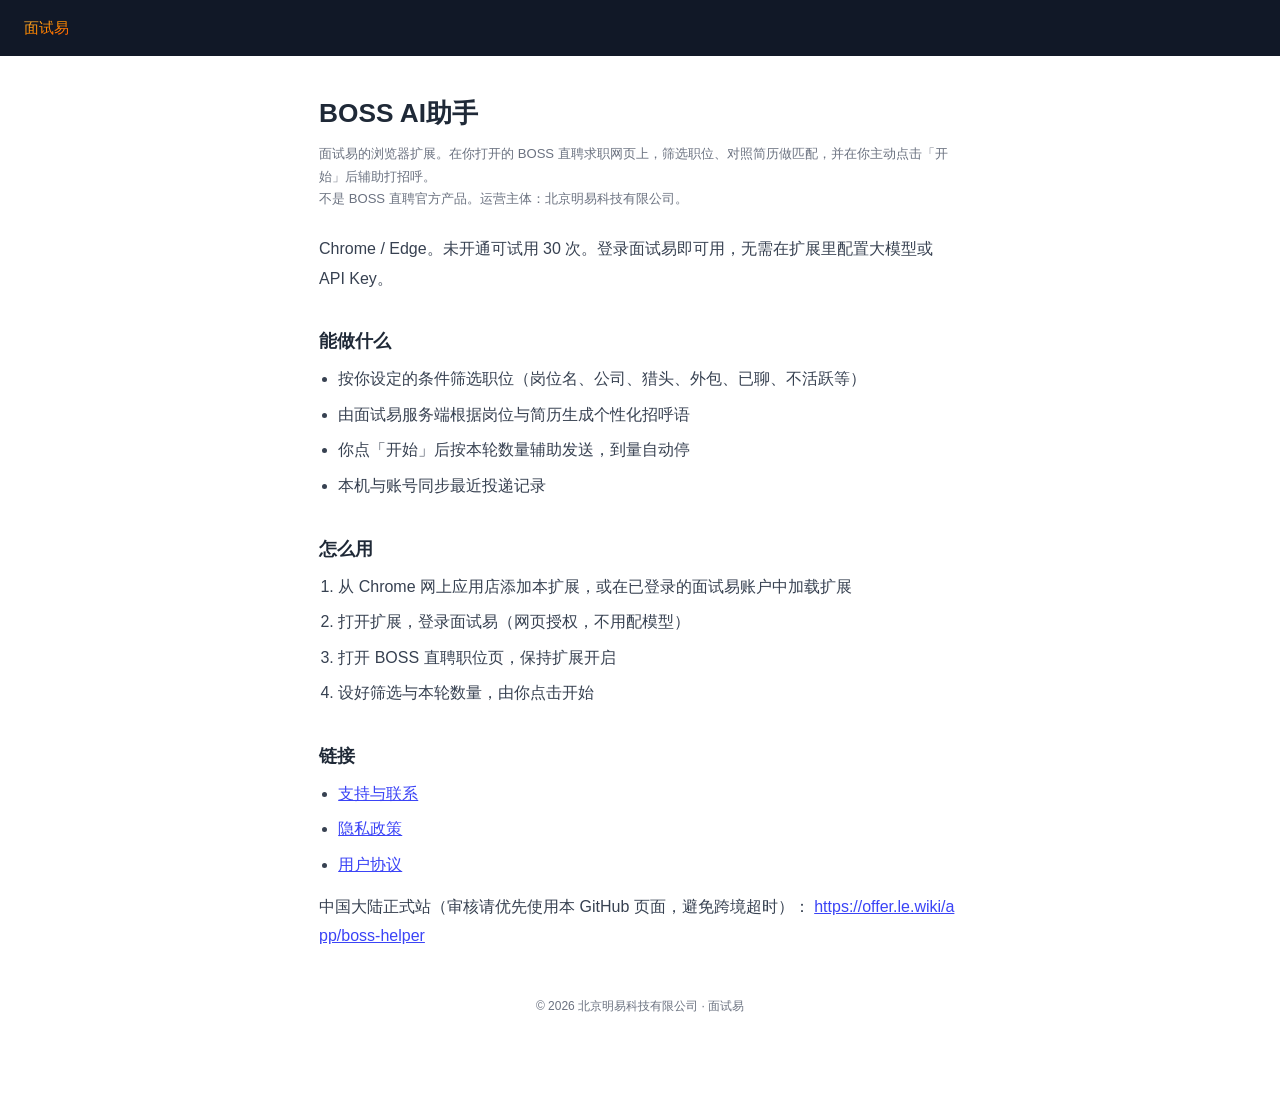
<file: index.html>
<!DOCTYPE html>
<html lang="zh-CN">
  <head>
    <meta charset="utf-8" />
    <meta name="viewport" content="width=device-width, initial-scale=1" />
    <title>BOSS AI助手 · 面试易</title>
    <meta
      name="description"
      content="面试易付费浏览器扩展：在 BOSS 直聘网页筛选职位、AI 匹配与打招呼。登录面试易即可使用，无需配置模型。"
    />
    <link rel="stylesheet" href="./legal.css" />
  </head>
  <body>
    <header class="legal-simple__topbar">
      <a href="./index.html"><span>面试易</span></a>
    </header>
    <main class="legal-simple__wrap">
      <h1>BOSS AI助手</h1>
      <p class="legal-simple__meta">
        面试易的浏览器扩展。在你打开的 BOSS 直聘求职网页上，筛选职位、对照简历做匹配，并在你主动点击「开始」后辅助打招呼。
        <br />
        不是 BOSS 直聘官方产品。运营主体：北京明易科技有限公司。
      </p>
      <div class="legal-simple__content">
        <p>Chrome / Edge。未开通可试用 30 次。登录面试易即可用，无需在扩展里配置大模型或 API Key。</p>

        <h2>能做什么</h2>
        <ul>
          <li>按你设定的条件筛选职位（岗位名、公司、猎头、外包、已聊、不活跃等）</li>
          <li>由面试易服务端根据岗位与简历生成个性化招呼语</li>
          <li>你点「开始」后按本轮数量辅助发送，到量自动停</li>
          <li>本机与账号同步最近投递记录</li>
        </ul>

        <h2>怎么用</h2>
        <ol>
          <li>从 Chrome 网上应用店添加本扩展，或在已登录的面试易账户中加载扩展</li>
          <li>打开扩展，登录面试易（网页授权，不用配模型）</li>
          <li>打开 BOSS 直聘职位页，保持扩展开启</li>
          <li>设好筛选与本轮数量，由你点击开始</li>
        </ol>

        <h2>链接</h2>
        <ul>
          <li><a href="./support.html">支持与联系</a></li>
          <li><a href="./privacy.html">隐私政策</a></li>
          <li><a href="./terms.html">用户协议</a></li>
        </ul>
        <p>
          中国大陆正式站（审核请优先使用本 GitHub 页面，避免跨境超时）：
          <a href="https://offer.le.wiki/app/boss-helper">https://offer.le.wiki/app/boss-helper</a>
        </p>
      </div>
      <p class="legal-simple__footer">© 2026 北京明易科技有限公司 · 面试易</p>
    </main>
  </body>
</html>
</file>
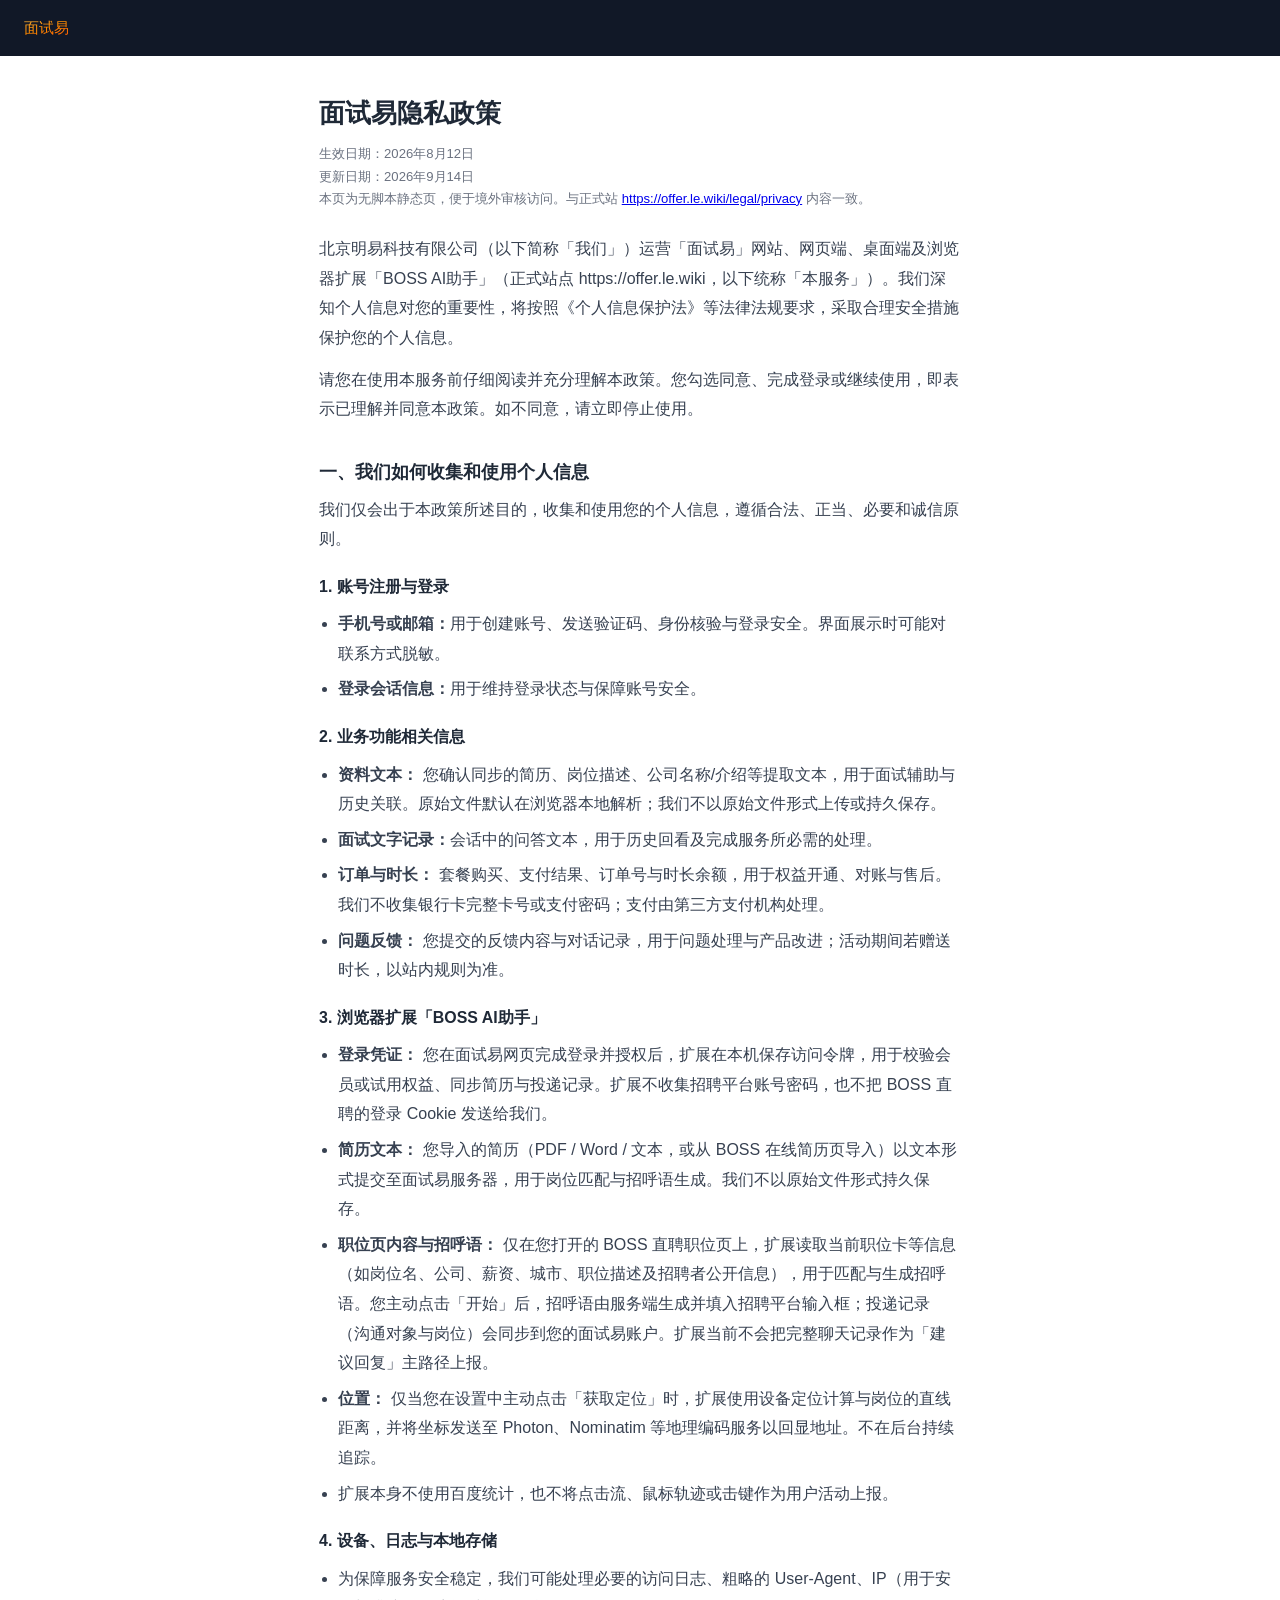
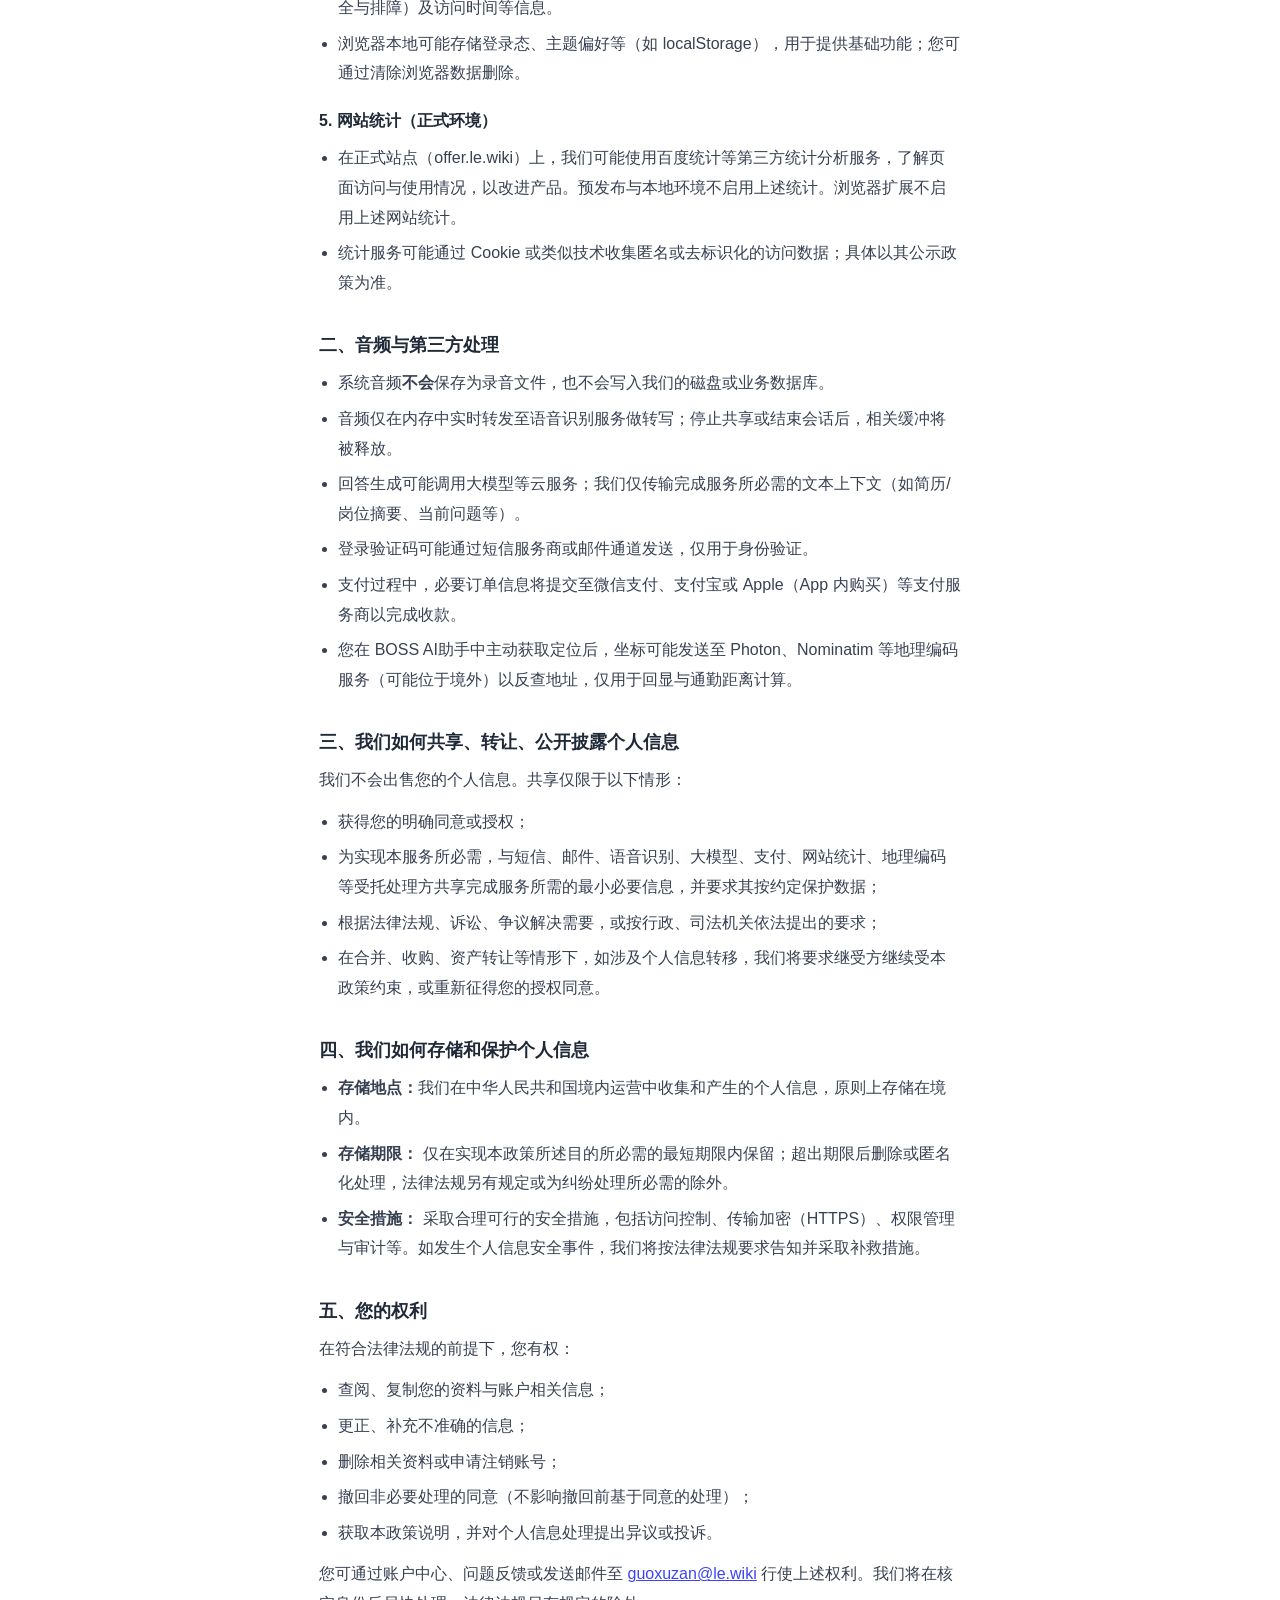
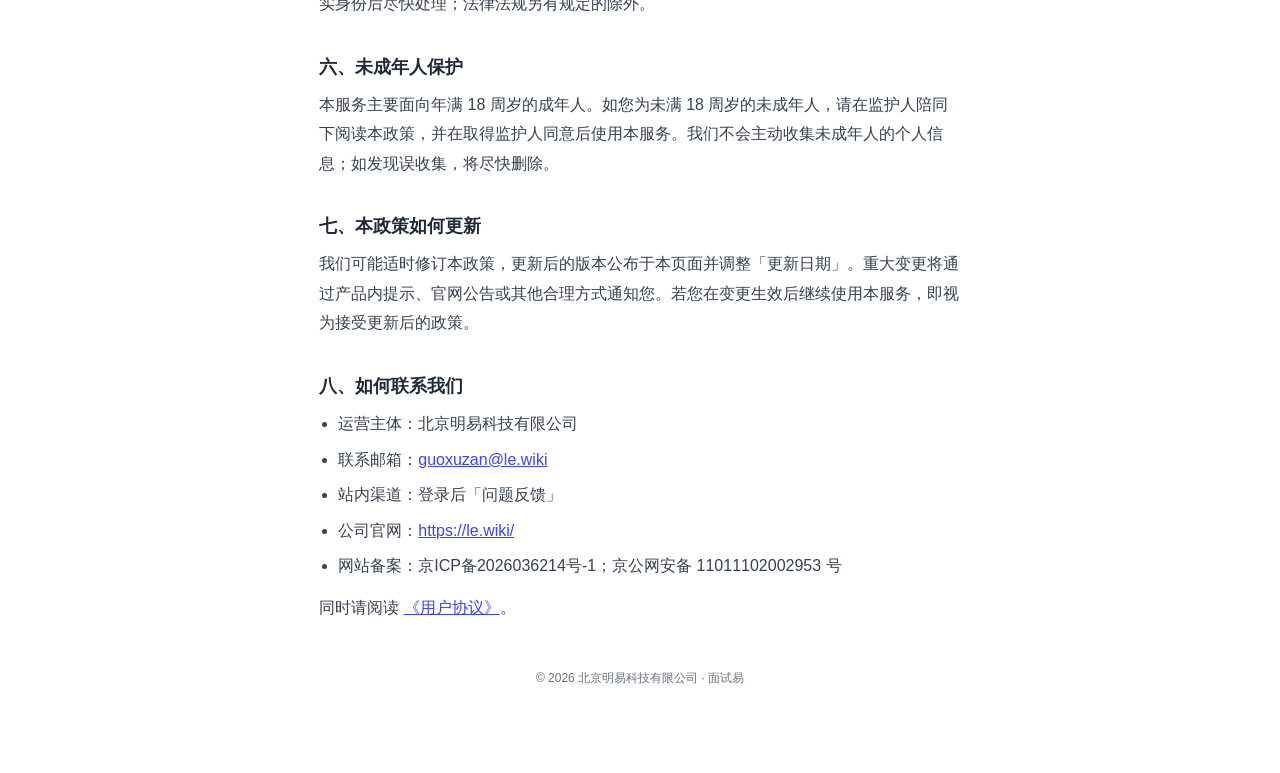
<file: privacy.html>
<!DOCTYPE html>
<html lang="zh-CN">
  <head>
    <meta charset="utf-8" />
    <meta name="viewport" content="width=device-width, initial-scale=1" />
    <title>面试易隐私政策</title>
    <meta name="robots" content="index,follow" />
    <link rel="stylesheet" href="./legal.css" />
  </head>
  <body>
    <header class="legal-simple__topbar">
      <a href="https://offer.le.wiki/"><span>面试易</span></a>
    </header>
    <main class="legal-simple__wrap">
      <h1>面试易隐私政策</h1>
      <p class="legal-simple__meta">
        生效日期：2026年8月12日<br />
        更新日期：2026年9月14日<br />
        本页为无脚本静态页，便于境外审核访问。与正式站
        <a href="https://offer.le.wiki/legal/privacy">https://offer.le.wiki/legal/privacy</a>
        内容一致。
      </p>
      <div class="legal-simple__content">
        <p>
          北京明易科技有限公司（以下简称「我们」）运营「面试易」网站、网页端、桌面端及浏览器扩展「BOSS
          AI助手」（正式站点 https://offer.le.wiki，以下统称「本服务」）。我们深知个人信息对您的重要性，将按照《个人信息保护法》等法律法规要求，采取合理安全措施保护您的个人信息。
        </p>
        <p>
          请您在使用本服务前仔细阅读并充分理解本政策。您勾选同意、完成登录或继续使用，即表示已理解并同意本政策。如不同意，请立即停止使用。
        </p>

        <h2>一、我们如何收集和使用个人信息</h2>
        <p>我们仅会出于本政策所述目的，收集和使用您的个人信息，遵循合法、正当、必要和诚信原则。</p>

        <h3>1. 账号注册与登录</h3>
        <ul>
          <li><strong>手机号或邮箱：</strong>用于创建账号、发送验证码、身份核验与登录安全。界面展示时可能对联系方式脱敏。</li>
          <li><strong>登录会话信息：</strong>用于维持登录状态与保障账号安全。</li>
        </ul>

        <h3>2. 业务功能相关信息</h3>
        <ul>
          <li>
            <strong>资料文本：</strong>
            您确认同步的简历、岗位描述、公司名称/介绍等提取文本，用于面试辅助与历史关联。原始文件默认在浏览器本地解析；我们不以原始文件形式上传或持久保存。
          </li>
          <li><strong>面试文字记录：</strong>会话中的问答文本，用于历史回看及完成服务所必需的处理。</li>
          <li>
            <strong>订单与时长：</strong>
            套餐购买、支付结果、订单号与时长余额，用于权益开通、对账与售后。我们不收集银行卡完整卡号或支付密码；支付由第三方支付机构处理。
          </li>
          <li>
            <strong>问题反馈：</strong>
            您提交的反馈内容与对话记录，用于问题处理与产品改进；活动期间若赠送时长，以站内规则为准。
          </li>
        </ul>

        <h3>3. 浏览器扩展「BOSS AI助手」</h3>
        <ul>
          <li>
            <strong>登录凭证：</strong>
            您在面试易网页完成登录并授权后，扩展在本机保存访问令牌，用于校验会员或试用权益、同步简历与投递记录。扩展不收集招聘平台账号密码，也不把 BOSS 直聘的登录 Cookie 发送给我们。
          </li>
          <li>
            <strong>简历文本：</strong>
            您导入的简历（PDF / Word / 文本，或从 BOSS 在线简历页导入）以文本形式提交至面试易服务器，用于岗位匹配与招呼语生成。我们不以原始文件形式持久保存。
          </li>
          <li>
            <strong>职位页内容与招呼语：</strong>
            仅在您打开的 BOSS 直聘职位页上，扩展读取当前职位卡等信息（如岗位名、公司、薪资、城市、职位描述及招聘者公开信息），用于匹配与生成招呼语。您主动点击「开始」后，招呼语由服务端生成并填入招聘平台输入框；投递记录（沟通对象与岗位）会同步到您的面试易账户。扩展当前不会把完整聊天记录作为「建议回复」主路径上报。
          </li>
          <li>
            <strong>位置：</strong>
            仅当您在设置中主动点击「获取定位」时，扩展使用设备定位计算与岗位的直线距离，并将坐标发送至 Photon、Nominatim 等地理编码服务以回显地址。不在后台持续追踪。
          </li>
          <li>扩展本身不使用百度统计，也不将点击流、鼠标轨迹或击键作为用户活动上报。</li>
        </ul>

        <h3>4. 设备、日志与本地存储</h3>
        <ul>
          <li>为保障服务安全稳定，我们可能处理必要的访问日志、粗略的 User-Agent、IP（用于安全与排障）及访问时间等信息。</li>
          <li>浏览器本地可能存储登录态、主题偏好等（如 localStorage），用于提供基础功能；您可通过清除浏览器数据删除。</li>
        </ul>

        <h3>5. 网站统计（正式环境）</h3>
        <ul>
          <li>
            在正式站点（offer.le.wiki）上，我们可能使用百度统计等第三方统计分析服务，了解页面访问与使用情况，以改进产品。预发布与本地环境不启用上述统计。浏览器扩展不启用上述网站统计。
          </li>
          <li>统计服务可能通过 Cookie 或类似技术收集匿名或去标识化的访问数据；具体以其公示政策为准。</li>
        </ul>

        <h2>二、音频与第三方处理</h2>
        <ul>
          <li>系统音频<strong>不会</strong>保存为录音文件，也不会写入我们的磁盘或业务数据库。</li>
          <li>音频仅在内存中实时转发至语音识别服务做转写；停止共享或结束会话后，相关缓冲将被释放。</li>
          <li>回答生成可能调用大模型等云服务；我们仅传输完成服务所必需的文本上下文（如简历/岗位摘要、当前问题等）。</li>
          <li>登录验证码可能通过短信服务商或邮件通道发送，仅用于身份验证。</li>
          <li>支付过程中，必要订单信息将提交至微信支付、支付宝或 Apple（App 内购买）等支付服务商以完成收款。</li>
          <li>
            您在 BOSS AI助手中主动获取定位后，坐标可能发送至 Photon、Nominatim 等地理编码服务（可能位于境外）以反查地址，仅用于回显与通勤距离计算。
          </li>
        </ul>

        <h2>三、我们如何共享、转让、公开披露个人信息</h2>
        <p>我们不会出售您的个人信息。共享仅限于以下情形：</p>
        <ul>
          <li>获得您的明确同意或授权；</li>
          <li>
            为实现本服务所必需，与短信、邮件、语音识别、大模型、支付、网站统计、地理编码等受托处理方共享完成服务所需的最小必要信息，并要求其按约定保护数据；
          </li>
          <li>根据法律法规、诉讼、争议解决需要，或按行政、司法机关依法提出的要求；</li>
          <li>在合并、收购、资产转让等情形下，如涉及个人信息转移，我们将要求继受方继续受本政策约束，或重新征得您的授权同意。</li>
        </ul>

        <h2>四、我们如何存储和保护个人信息</h2>
        <ul>
          <li><strong>存储地点：</strong>我们在中华人民共和国境内运营中收集和产生的个人信息，原则上存储在境内。</li>
          <li>
            <strong>存储期限：</strong>
            仅在实现本政策所述目的所必需的最短期限内保留；超出期限后删除或匿名化处理，法律法规另有规定或为纠纷处理所必需的除外。
          </li>
          <li>
            <strong>安全措施：</strong>
            采取合理可行的安全措施，包括访问控制、传输加密（HTTPS）、权限管理与审计等。如发生个人信息安全事件，我们将按法律法规要求告知并采取补救措施。
          </li>
        </ul>

        <h2>五、您的权利</h2>
        <p>在符合法律法规的前提下，您有权：</p>
        <ul>
          <li>查阅、复制您的资料与账户相关信息；</li>
          <li>更正、补充不准确的信息；</li>
          <li>删除相关资料或申请注销账号；</li>
          <li>撤回非必要处理的同意（不影响撤回前基于同意的处理）；</li>
          <li>获取本政策说明，并对个人信息处理提出异议或投诉。</li>
        </ul>
        <p>
          您可通过账户中心、问题反馈或发送邮件至
          <a href="mailto:guoxuzan@le.wiki">guoxuzan@le.wiki</a>
          行使上述权利。我们将在核实身份后尽快处理；法律法规另有规定的除外。
        </p>

        <h2>六、未成年人保护</h2>
        <p>
          本服务主要面向年满 18 周岁的成年人。如您为未满 18
          周岁的未成年人，请在监护人陪同下阅读本政策，并在取得监护人同意后使用本服务。我们不会主动收集未成年人的个人信息；如发现误收集，将尽快删除。
        </p>

        <h2>七、本政策如何更新</h2>
        <p>
          我们可能适时修订本政策，更新后的版本公布于本页面并调整「更新日期」。重大变更将通过产品内提示、官网公告或其他合理方式通知您。若您在变更生效后继续使用本服务，即视为接受更新后的政策。
        </p>

        <h2>八、如何联系我们</h2>
        <ul>
          <li>运营主体：北京明易科技有限公司</li>
          <li>联系邮箱：<a href="mailto:guoxuzan@le.wiki">guoxuzan@le.wiki</a></li>
          <li>站内渠道：登录后「问题反馈」</li>
          <li>公司官网：<a href="https://le.wiki/">https://le.wiki/</a></li>
          <li>网站备案：京ICP备2026036214号-1；京公网安备 11011102002953 号</li>
        </ul>

        <p>同时请阅读 <a href="./terms.html">《用户协议》</a>。</p>
      </div>
      <p class="legal-simple__footer">© 2026 北京明易科技有限公司 · 面试易</p>
    </main>
  </body>
</html>
</file>
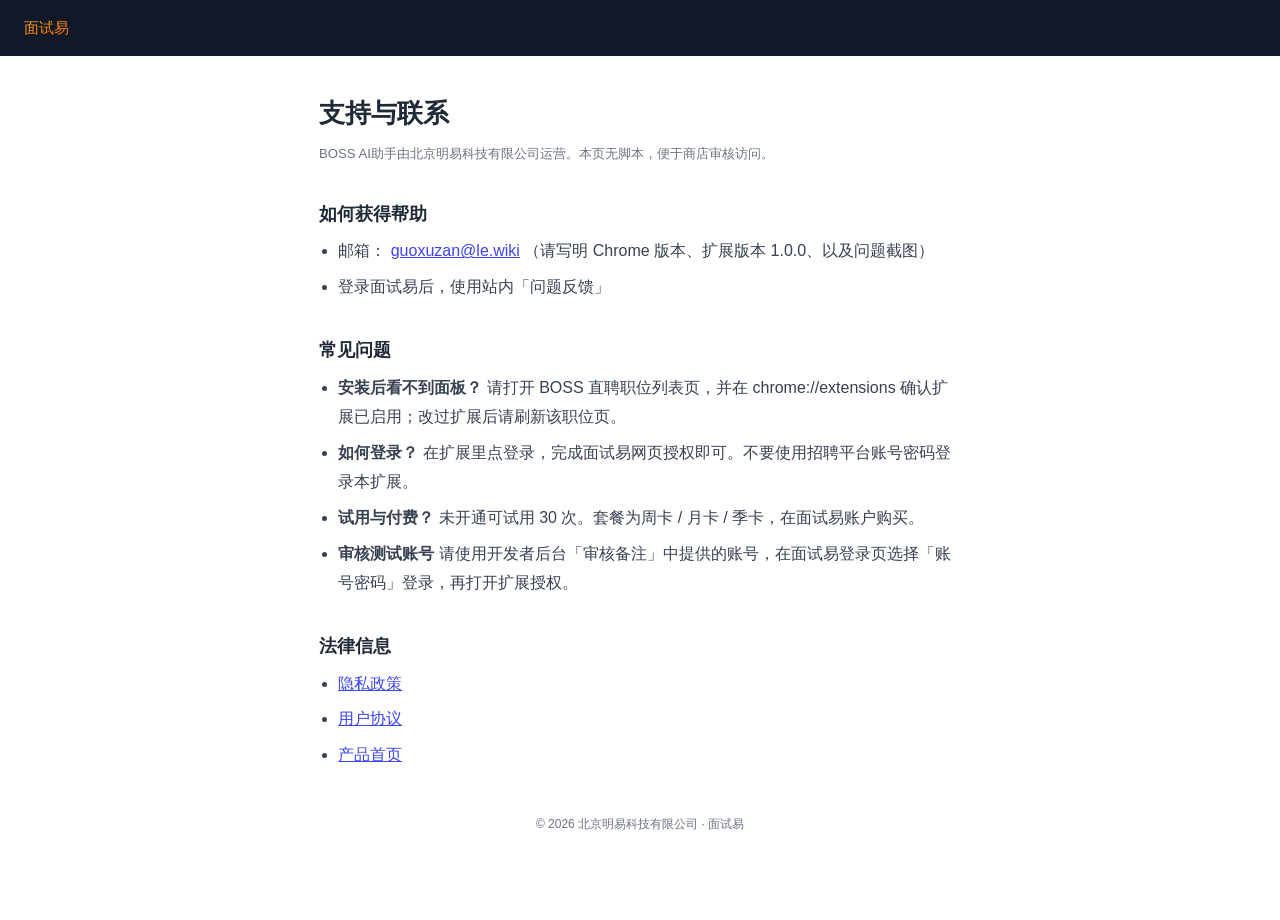
<file: support.html>
<!DOCTYPE html>
<html lang="zh-CN">
  <head>
    <meta charset="utf-8" />
    <meta name="viewport" content="width=device-width, initial-scale=1" />
    <title>支持 · BOSS AI助手</title>
    <meta name="description" content="面试易 BOSS AI助手 支持与联系方式。" />
    <link rel="stylesheet" href="./legal.css" />
  </head>
  <body>
    <header class="legal-simple__topbar">
      <a href="./index.html"><span>面试易</span></a>
    </header>
    <main class="legal-simple__wrap">
      <h1>支持与联系</h1>
      <p class="legal-simple__meta">BOSS AI助手由北京明易科技有限公司运营。本页无脚本，便于商店审核访问。</p>
      <div class="legal-simple__content">
        <h2>如何获得帮助</h2>
        <ul>
          <li>
            邮箱：
            <a href="mailto:guoxuzan@le.wiki">guoxuzan@le.wiki</a>
            （请写明 Chrome 版本、扩展版本 1.0.0、以及问题截图）
          </li>
          <li>登录面试易后，使用站内「问题反馈」</li>
        </ul>

        <h2>常见问题</h2>
        <ul>
          <li>
            <strong>安装后看不到面板？</strong>
            请打开 BOSS 直聘职位列表页，并在 chrome://extensions 确认扩展已启用；改过扩展后请刷新该职位页。
          </li>
          <li>
            <strong>如何登录？</strong>
            在扩展里点登录，完成面试易网页授权即可。不要使用招聘平台账号密码登录本扩展。
          </li>
          <li>
            <strong>试用与付费？</strong>
            未开通可试用 30 次。套餐为周卡 / 月卡 / 季卡，在面试易账户购买。
          </li>
          <li>
            <strong>审核测试账号</strong>
            请使用开发者后台「审核备注」中提供的账号，在面试易登录页选择「账号密码」登录，再打开扩展授权。
          </li>
        </ul>

        <h2>法律信息</h2>
        <ul>
          <li><a href="./privacy.html">隐私政策</a></li>
          <li><a href="./terms.html">用户协议</a></li>
          <li><a href="./index.html">产品首页</a></li>
        </ul>
      </div>
      <p class="legal-simple__footer">© 2026 北京明易科技有限公司 · 面试易</p>
    </main>
  </body>
</html>
</file>
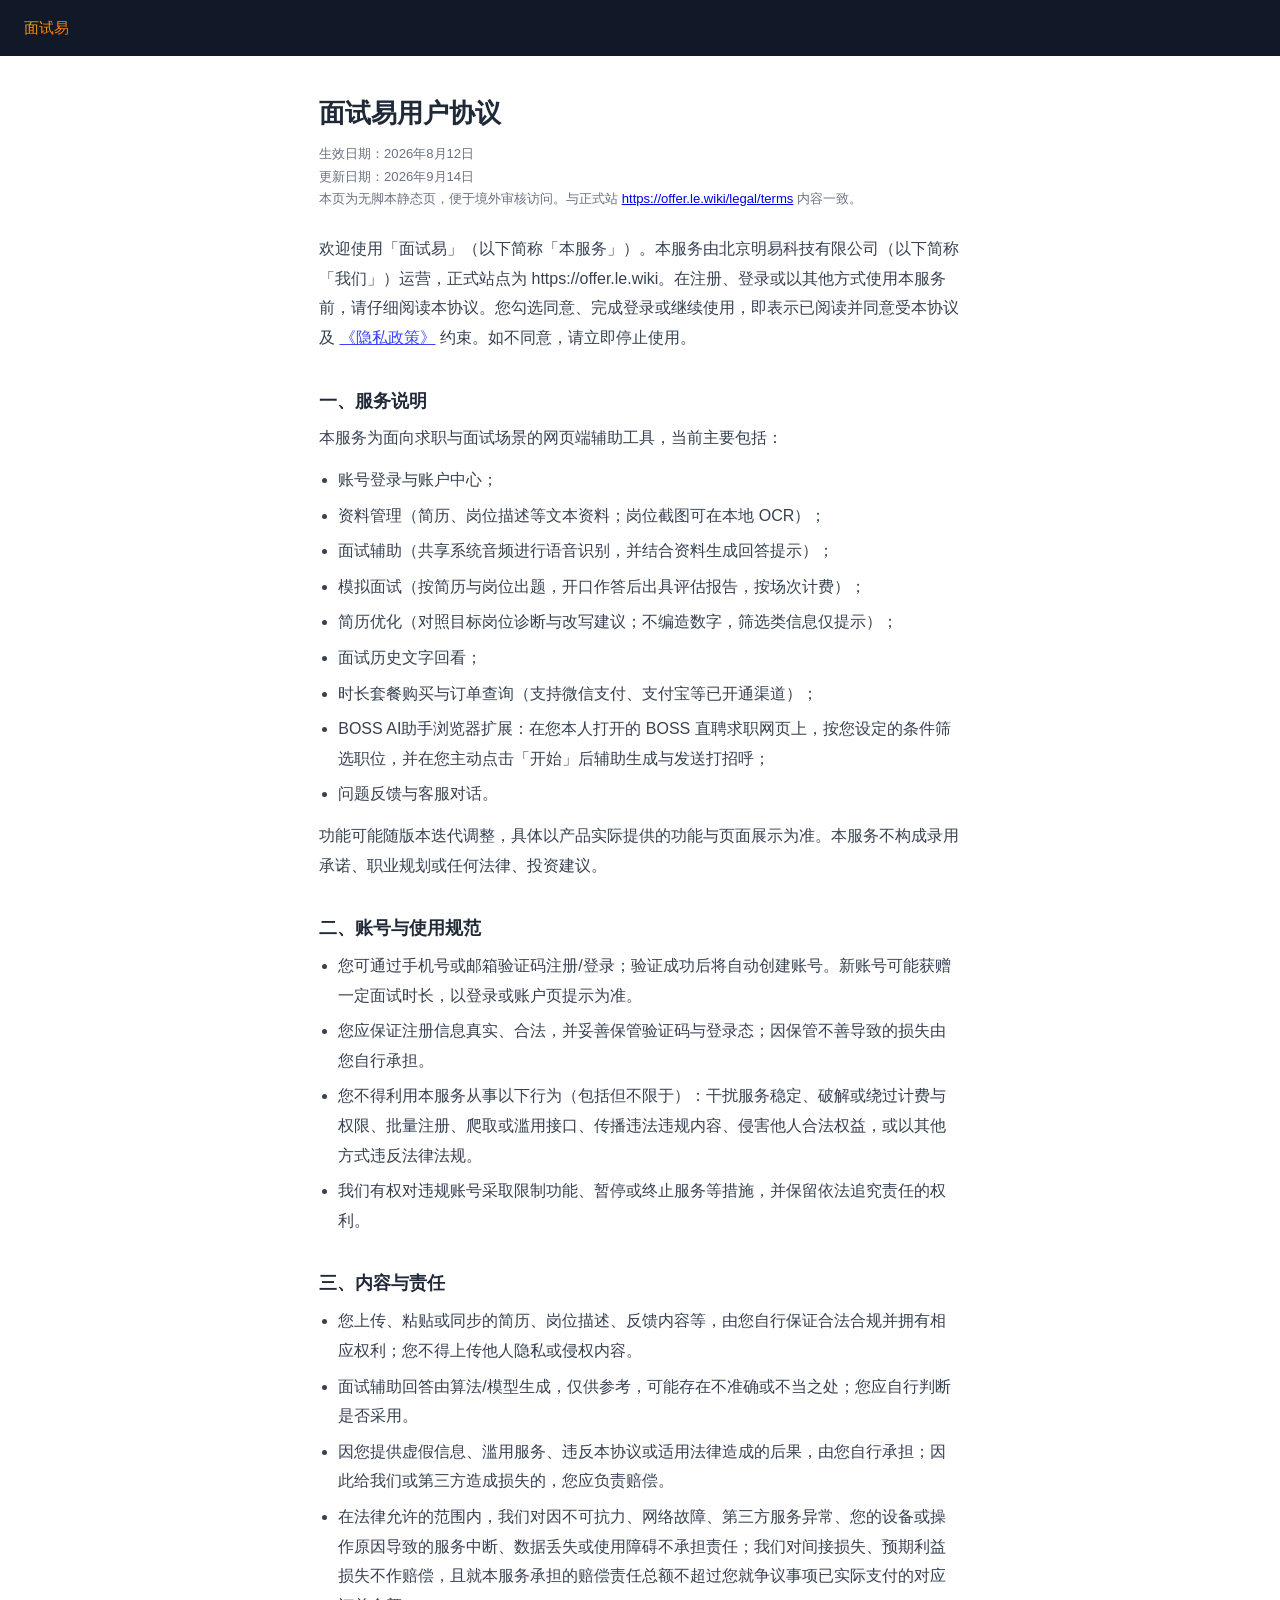
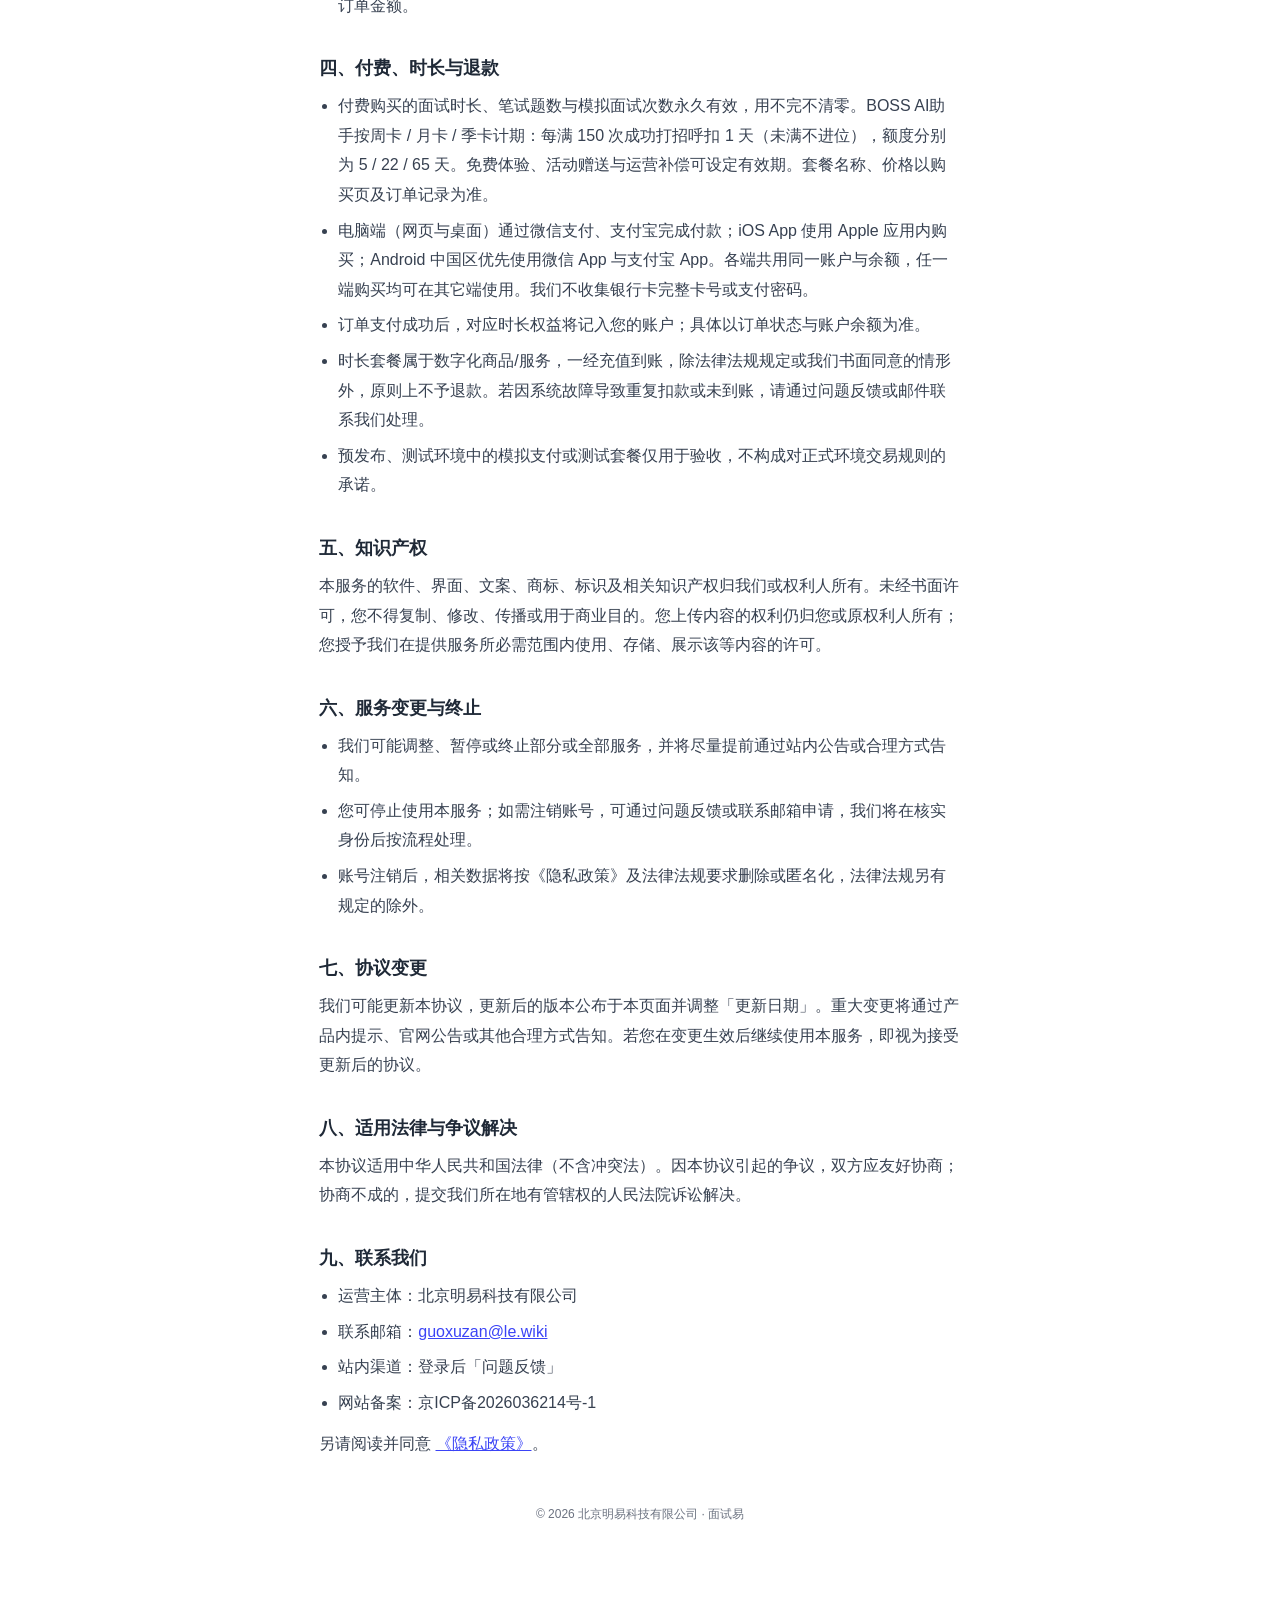
<file: terms.html>
<!DOCTYPE html>
<html lang="zh-CN">
  <head>
    <meta charset="utf-8" />
    <meta name="viewport" content="width=device-width, initial-scale=1" />
    <title>面试易用户协议</title>
    <meta name="robots" content="index,follow" />
    <link rel="stylesheet" href="./legal.css" />
  </head>
  <body>
    <header class="legal-simple__topbar">
      <a href="https://offer.le.wiki/"><span>面试易</span></a>
    </header>
    <main class="legal-simple__wrap">
      <h1>面试易用户协议</h1>
      <p class="legal-simple__meta">
        生效日期：2026年8月12日<br />
        更新日期：2026年9月14日<br />
        本页为无脚本静态页，便于境外审核访问。与正式站
        <a href="https://offer.le.wiki/legal/terms">https://offer.le.wiki/legal/terms</a>
        内容一致。
      </p>
      <div class="legal-simple__content">
        <p>
          欢迎使用「面试易」（以下简称「本服务」）。本服务由北京明易科技有限公司（以下简称「我们」）运营，正式站点为
          https://offer.le.wiki。在注册、登录或以其他方式使用本服务前，请仔细阅读本协议。您勾选同意、完成登录或继续使用，即表示已阅读并同意受本协议及
          <a href="./privacy.html">《隐私政策》</a>
          约束。如不同意，请立即停止使用。
        </p>

        <h2>一、服务说明</h2>
        <p>本服务为面向求职与面试场景的网页端辅助工具，当前主要包括：</p>
        <ul>
          <li>账号登录与账户中心；</li>
          <li>资料管理（简历、岗位描述等文本资料；岗位截图可在本地 OCR）；</li>
          <li>面试辅助（共享系统音频进行语音识别，并结合资料生成回答提示）；</li>
          <li>模拟面试（按简历与岗位出题，开口作答后出具评估报告，按场次计费）；</li>
          <li>简历优化（对照目标岗位诊断与改写建议；不编造数字，筛选类信息仅提示）；</li>
          <li>面试历史文字回看；</li>
          <li>时长套餐购买与订单查询（支持微信支付、支付宝等已开通渠道）；</li>
          <li>
            BOSS AI助手浏览器扩展：在您本人打开的 BOSS 直聘求职网页上，按您设定的条件筛选职位，并在您主动点击「开始」后辅助生成与发送打招呼；
          </li>
          <li>问题反馈与客服对话。</li>
        </ul>
        <p>功能可能随版本迭代调整，具体以产品实际提供的功能与页面展示为准。本服务不构成录用承诺、职业规划或任何法律、投资建议。</p>

        <h2>二、账号与使用规范</h2>
        <ul>
          <li>您可通过手机号或邮箱验证码注册/登录；验证成功后将自动创建账号。新账号可能获赠一定面试时长，以登录或账户页提示为准。</li>
          <li>您应保证注册信息真实、合法，并妥善保管验证码与登录态；因保管不善导致的损失由您自行承担。</li>
          <li>
            您不得利用本服务从事以下行为（包括但不限于）：干扰服务稳定、破解或绕过计费与权限、批量注册、爬取或滥用接口、传播违法违规内容、侵害他人合法权益，或以其他方式违反法律法规。
          </li>
          <li>我们有权对违规账号采取限制功能、暂停或终止服务等措施，并保留依法追究责任的权利。</li>
        </ul>

        <h2>三、内容与责任</h2>
        <ul>
          <li>您上传、粘贴或同步的简历、岗位描述、反馈内容等，由您自行保证合法合规并拥有相应权利；您不得上传他人隐私或侵权内容。</li>
          <li>面试辅助回答由算法/模型生成，仅供参考，可能存在不准确或不当之处；您应自行判断是否采用。</li>
          <li>因您提供虚假信息、滥用服务、违反本协议或适用法律造成的后果，由您自行承担；因此给我们或第三方造成损失的，您应负责赔偿。</li>
          <li>
            在法律允许的范围内，我们对因不可抗力、网络故障、第三方服务异常、您的设备或操作原因导致的服务中断、数据丢失或使用障碍不承担责任；我们对间接损失、预期利益损失不作赔偿，且就本服务承担的赔偿责任总额不超过您就争议事项已实际支付的对应订单金额。
          </li>
        </ul>

        <h2>四、付费、时长与退款</h2>
        <ul>
          <li>
            付费购买的面试时长、笔试题数与模拟面试次数永久有效，用不完不清零。BOSS AI助手按周卡 / 月卡 / 季卡计期：每满 150
            次成功打招呼扣 1 天（未满不进位），额度分别为 5 / 22 / 65 天。免费体验、活动赠送与运营补偿可设定有效期。套餐名称、价格以购买页及订单记录为准。
          </li>
          <li>
            电脑端（网页与桌面）通过微信支付、支付宝完成付款；iOS App 使用 Apple 应用内购买；Android
            中国区优先使用微信 App 与支付宝 App。各端共用同一账户与余额，任一端购买均可在其它端使用。我们不收集银行卡完整卡号或支付密码。
          </li>
          <li>订单支付成功后，对应时长权益将记入您的账户；具体以订单状态与账户余额为准。</li>
          <li>
            时长套餐属于数字化商品/服务，一经充值到账，除法律法规规定或我们书面同意的情形外，原则上不予退款。若因系统故障导致重复扣款或未到账，请通过问题反馈或邮件联系我们处理。
          </li>
          <li>预发布、测试环境中的模拟支付或测试套餐仅用于验收，不构成对正式环境交易规则的承诺。</li>
        </ul>

        <h2>五、知识产权</h2>
        <p>
          本服务的软件、界面、文案、商标、标识及相关知识产权归我们或权利人所有。未经书面许可，您不得复制、修改、传播或用于商业目的。您上传内容的权利仍归您或原权利人所有；您授予我们在提供服务所必需范围内使用、存储、展示该等内容的许可。
        </p>

        <h2>六、服务变更与终止</h2>
        <ul>
          <li>我们可能调整、暂停或终止部分或全部服务，并将尽量提前通过站内公告或合理方式告知。</li>
          <li>您可停止使用本服务；如需注销账号，可通过问题反馈或联系邮箱申请，我们将在核实身份后按流程处理。</li>
          <li>账号注销后，相关数据将按《隐私政策》及法律法规要求删除或匿名化，法律法规另有规定的除外。</li>
        </ul>

        <h2>七、协议变更</h2>
        <p>
          我们可能更新本协议，更新后的版本公布于本页面并调整「更新日期」。重大变更将通过产品内提示、官网公告或其他合理方式告知。若您在变更生效后继续使用本服务，即视为接受更新后的协议。
        </p>

        <h2>八、适用法律与争议解决</h2>
        <p>
          本协议适用中华人民共和国法律（不含冲突法）。因本协议引起的争议，双方应友好协商；协商不成的，提交我们所在地有管辖权的人民法院诉讼解决。
        </p>

        <h2>九、联系我们</h2>
        <ul>
          <li>运营主体：北京明易科技有限公司</li>
          <li>联系邮箱：<a href="mailto:guoxuzan@le.wiki">guoxuzan@le.wiki</a></li>
          <li>站内渠道：登录后「问题反馈」</li>
          <li>网站备案：京ICP备2026036214号-1</li>
        </ul>

        <p>另请阅读并同意 <a href="./privacy.html">《隐私政策》</a>。</p>
      </div>
      <p class="legal-simple__footer">© 2026 北京明易科技有限公司 · 面试易</p>
    </main>
  </body>
</html>
</file>
<file: legal.css>
:root {
  --legal-text: #1f2937;
  --legal-muted: #6b7280;
  --legal-body: #374151;
  --legal-link: #3b44f6;
}
html,
body {
  margin: 0;
  min-height: 100%;
  color: var(--legal-text);
  background: #fff;
  font-family: -apple-system, BlinkMacSystemFont, "PingFang SC", "Helvetica Neue", Arial, sans-serif;
  font-size: 15px;
  line-height: 1.75;
}
.legal-simple__topbar {
  position: sticky;
  top: 0;
  z-index: 10;
  display: flex;
  align-items: center;
  gap: 10px;
  padding: 12px 16px;
  background: #111827;
  color: #fff;
}
.legal-simple__topbar a {
  display: inline-flex;
  align-items: center;
  gap: 8px;
  color: #fff;
  text-decoration: none;
  font-size: 15px;
}
.legal-simple__topbar a span {
  background-image: linear-gradient(165deg, #ffc24d 0%, #ff8c00 48%, #ff4a00 100%);
  -webkit-background-clip: text;
  background-clip: text;
  color: transparent;
  -webkit-text-fill-color: transparent;
}
.legal-simple__wrap {
  width: 100%;
  max-width: 47.06rem;
  margin: 0 auto;
  padding: 24px 16px 48px;
  box-sizing: border-box;
}
.legal-simple__wrap h1 {
  margin: 0 0 12px;
  font-size: clamp(1.375rem, 0.5rem + 4vw, 1.75rem);
  font-weight: 700;
  line-height: 1.35;
}
.legal-simple__meta {
  margin: 0 0 24px;
  color: var(--legal-muted);
  font-size: clamp(0.75rem, 0.5rem + 1.5vw, 0.875rem);
  line-height: 1.7;
}
.legal-simple__content h2 {
  margin: 28px 0 10px;
  font-size: clamp(1.0625rem, 0.5rem + 2vw, 1.1875rem);
  font-weight: 650;
  line-height: 1.4;
}
.legal-simple__content h3 {
  margin: 18px 0 8px;
  font-size: clamp(0.9375rem, 0.5rem + 1.5vw, 1.0625rem);
  font-weight: 600;
}
.legal-simple__content p,
.legal-simple__content li {
  color: var(--legal-body);
  word-break: break-word;
}
.legal-simple__content p {
  margin: 0 0 12px;
}
.legal-simple__content ul,
.legal-simple__content ol {
  margin: 8px 0 12px;
  padding-left: 1.2em;
}
.legal-simple__content li {
  margin: 6px 0;
}
.legal-simple__content a {
  color: var(--legal-link);
  word-break: break-all;
}
.legal-simple__footer {
  margin-top: 36px;
  padding-top: 8px;
  color: var(--legal-muted);
  font-size: 12px;
  text-align: center;
}
@media (min-width: 768px) {
  body {
    font-size: 16px;
    line-height: 1.85;
  }
  .legal-simple__topbar {
    padding: 14px 24px;
  }
  .legal-simple__wrap {
    padding: 40px 32px 72px;
  }
  .legal-simple__content h2 {
    margin-top: 36px;
  }
}
</file>
